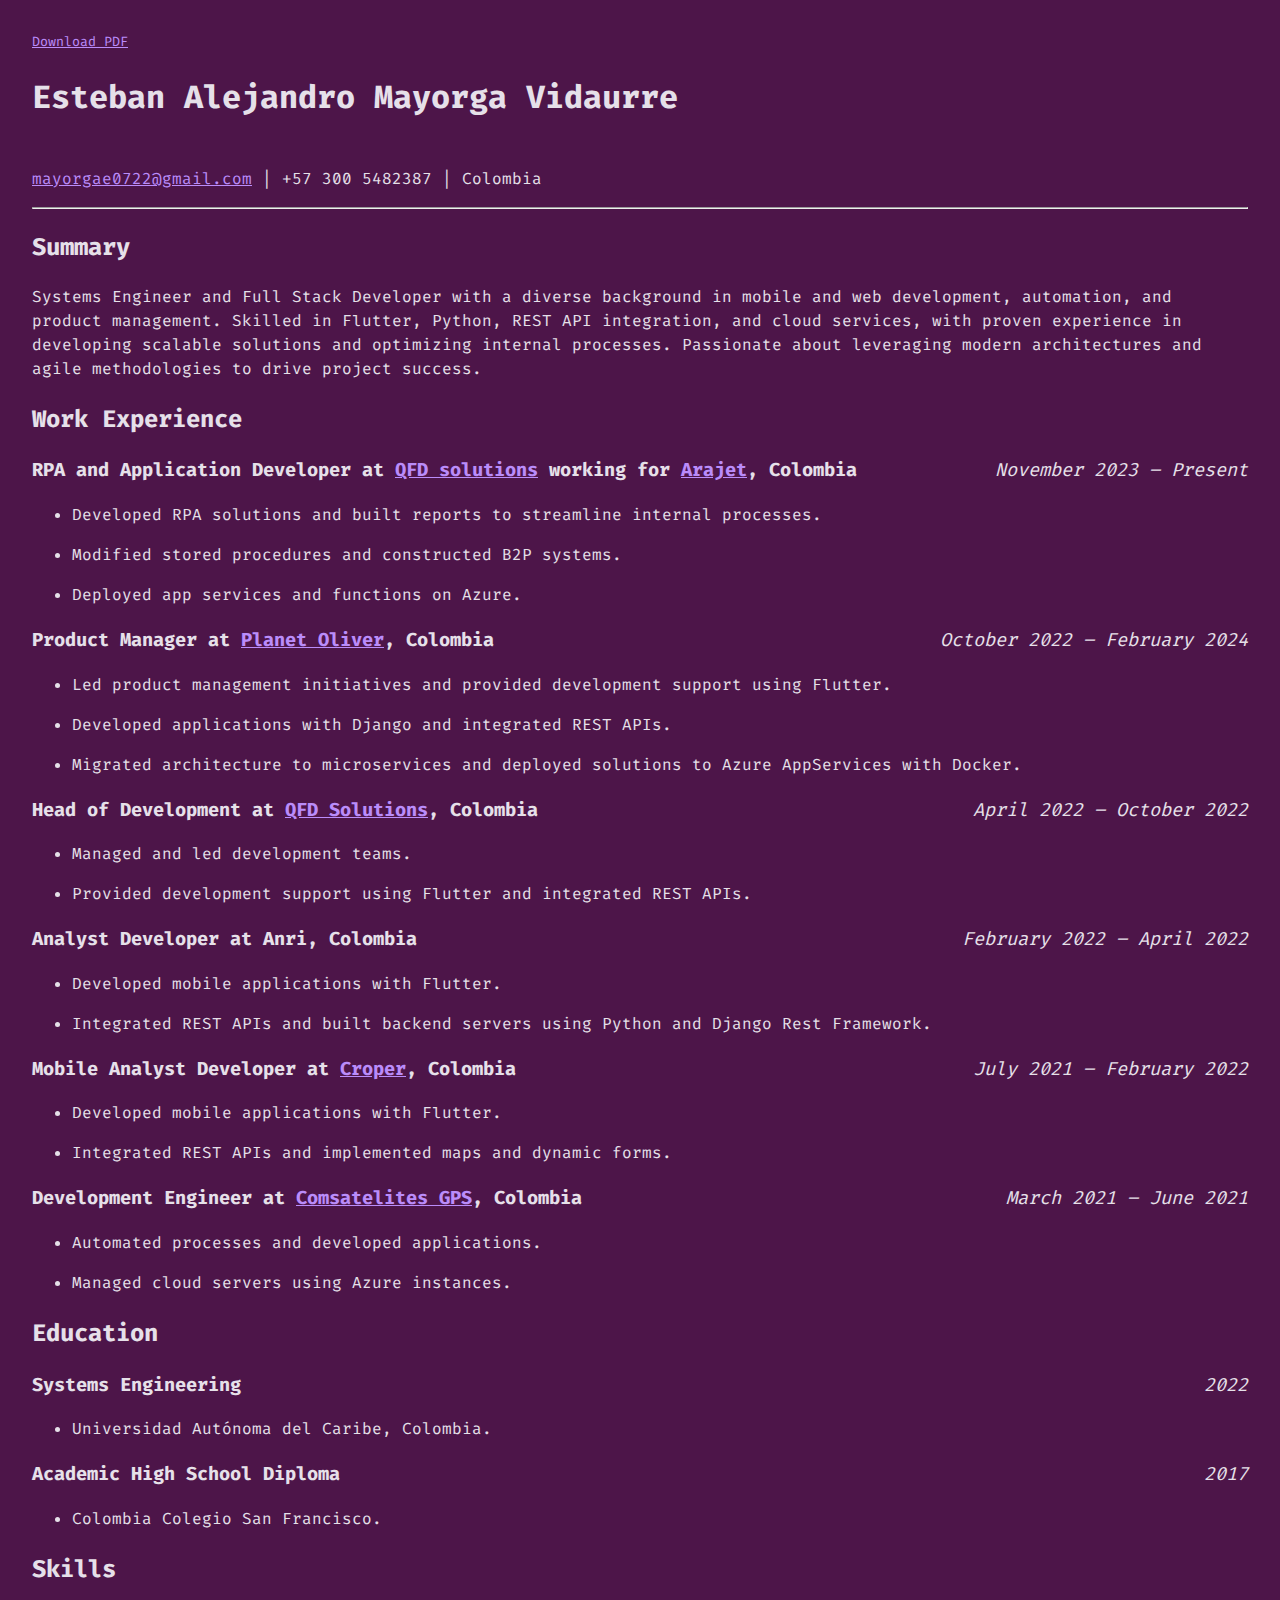
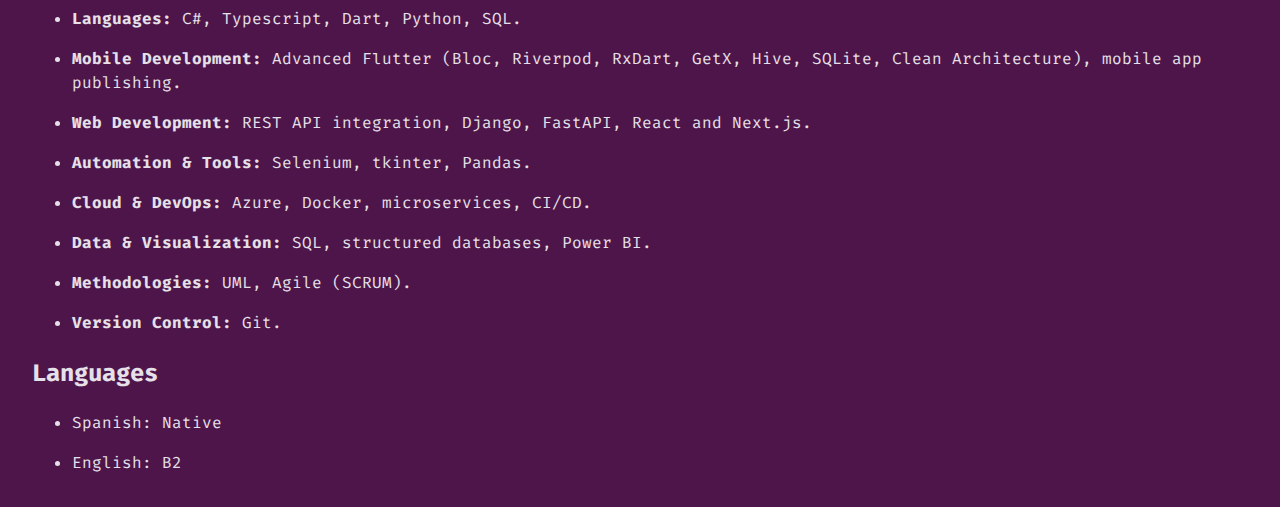
<file: index.html>
<head>
  <meta charset="utf-8">
  <title>Esteban Mayorga Vidaurre</title>
  <style>
    @import url('https://fonts.googleapis.com/css2?family=Fira+Code&display=swap');
    body {
      font-family: "Fira Code", serif;
      margin: 2rem;
      line-height: 1.5;
      background-color: #4d1549;
      color: #e6e0e9;
    }

    h3 em {
      float: right;
      font-weight: normal;
    }

    a {
      color: #ba8cfa
    }
  </style>
</head>
<body>
  <p>
    <small>
      <a href="https://raw.githubusercontent.com/elzawarudo/resume/refs/heads/main/resume.pdf" target="_blank">
        Download PDF
      </a>
    </small>
  </p>
  <section id="esteban-alejandro-mayorga-vidaurre"
  class="unnumbered center">
  <h1 class="unnumbered">Esteban Alejandro Mayorga Vidaurre</h1>
  <p><br />
  <a href="mailto:mayorgae0722@gmail.com">mayorgae0722@gmail.com</a> |
  +57 300 5482387 | Colombia</p>
  </section>
  <hr />
  <h2 class="unnumbered" id="summary">Summary</h2>
  <p>Systems Engineer and Full Stack Developer with a diverse background
  in mobile and web development, automation, and product management.
  Skilled in Flutter, Python, REST API integration, and cloud services,
  with proven experience in developing scalable solutions and optimizing
  internal processes. Passionate about leveraging modern architectures
  and agile methodologies to drive project success.</p>
  <h2 class="unnumbered" id="work-experience">Work Experience</h2>
  <h3 class="unnumbered"
  id="rpa-and-application-developer-at-qfd-solutions-working-for-arajet-colombia-november-2023-present">
  <strong>RPA and Application Developer</strong> at <a
  href="https://www.linkedin.com/company/qfdsolutions">QFD solutions</a>
  working for <a
  href="https://www.linkedin.com/company/arajet/">Arajet</a>, Colombia
  <em>November 2023 – Present</em> </h3>
  <ul>
  <li><p>Developed RPA solutions and built reports to streamline
  internal processes.</p></li>
  <li><p>Modified stored procedures and constructed B2P
  systems.</p></li>
  <li><p>Deployed app services and functions on Azure.</p></li>
  </ul>
  <h3 class="unnumbered"
  id="product-manager-at-planet-oliver-colombia-october-2022-february-2024">
  <strong>Product Manager</strong> at <a
  href="https://startupslatam.com/planet-oliver-la-startup-colombiana-que-con-tecnologia-elimina-el-desperdicio-de-comida-alcanza-los-12-mil-usuarios/">Planet
  Oliver</a>, Colombia <em>October 2022 – February 2024</em> </h3>
  <ul>
  <li><p>Led product management initiatives and provided development
  support using Flutter.</p></li>
  <li><p>Developed applications with Django and integrated REST
  APIs.</p></li>
  <li><p>Migrated architecture to microservices and deployed solutions
  to Azure AppServices with Docker.</p></li>
  </ul>
  <h3 class="unnumbered"
  id="head-of-development-at-qfd-solutions-colombia-april-2022-october-2022">
  <strong>Head of Development</strong> at <a
  href="https://www.linkedin.com/company/qfdsolutions/posts/?feedView=all">QFD
  Solutions</a>, Colombia <em>April 2022 – October 2022</em> </h3>
  <ul>
  <li><p>Managed and led development teams.</p></li>
  <li><p>Provided development support using Flutter and integrated REST
  APIs.</p></li>
  </ul>
  <h3 class="unnumbered"
  id="analyst-developer-at-anri-colombia-february-2022-april-2022">
  <strong>Analyst Developer</strong> at Anri, Colombia <em>February 2022
  – April 2022</em> </h3>
  <ul>
  <li><p>Developed mobile applications with Flutter.</p></li>
  <li><p>Integrated REST APIs and built backend servers using Python and
  Django Rest Framework.</p></li>
  </ul>
  <h3 class="unnumbered"
  id="mobile-analyst-developer-at-croper-colombia-july-2021-february-2022">
  <strong>Mobile Analyst Developer</strong> at <a
  href="https://www.linkedin.com/company/agrofuturo/posts/?feedView=all">Croper</a>,
  Colombia <em>July 2021 – February 2022</em> </h3>
  <ul>
  <li><p>Developed mobile applications with Flutter.</p></li>
  <li><p>Integrated REST APIs and implemented maps and dynamic
  forms.</p></li>
  </ul>
  <h3 class="unnumbered"
  id="development-engineer-at-comsatelites-gps-colombia-march-2021-june-2021">
  <strong>Development Engineer</strong> at <a
  href="https://www.linkedin.com/company/comsatech/">Comsatelites
  GPS</a>, Colombia <em>March 2021 – June 2021</em> </h3>
  <ul>
  <li><p>Automated processes and developed applications.</p></li>
  <li><p>Managed cloud servers using Azure instances.</p></li>
  </ul>
  <h2 class="unnumbered" id="education">Education</h2>
  <h3 class="unnumbered" id="systems-engineering-2022"><strong>Systems
  Engineering</strong> <em>2022</em></h3>
  <ul>
  <li><p>Universidad Autónoma del Caribe, Colombia.</p></li>
  </ul>
  <h3 class="unnumbered"
  id="academic-high-school-diploma-2017"><strong>Academic High School
  Diploma</strong> <em>2017</em></h3>
  <ul>
  <li><p>Colombia Colegio San Francisco.</p></li>
  </ul>
  <h2 class="unnumbered" id="skills">Skills</h2>
  <ul>
  <li><p><strong>Languages:</strong> C#, Typescript, Dart, Python,
  SQL.</p></li>
  <li><p><strong>Mobile Development:</strong> Advanced Flutter (Bloc,
  Riverpod, RxDart, GetX, Hive, SQLite, Clean Architecture), mobile app
  publishing.</p></li>
  <li><p><strong>Web Development:</strong> REST API integration, Django,
  FastAPI, React and Next.js.</p></li>
  <li><p><strong>Automation &amp; Tools:</strong> Selenium, tkinter,
  Pandas.</p></li>
  <li><p><strong>Cloud &amp; DevOps:</strong> Azure, Docker,
  microservices, CI/CD.</p></li>
  <li><p><strong>Data &amp; Visualization:</strong> SQL, structured
  databases, Power BI.</p></li>
  <li><p><strong>Methodologies:</strong> UML, Agile (SCRUM).</p></li>
  <li><p><strong>Version Control:</strong> Git.</p></li>
  </ul>
  <h2 class="unnumbered" id="languages">Languages</h2>
  <ul>
  <li><p>Spanish: Native</p></li>
  <li><p>English: B2</p></li>
  </ul>
</body>

<script>
    (function () {
      const anchors = document.getElementsByTagName('a');
      for (const link of anchors) {
        link.target = '_blank';
      }
    })();
</script>
</html>
</file>
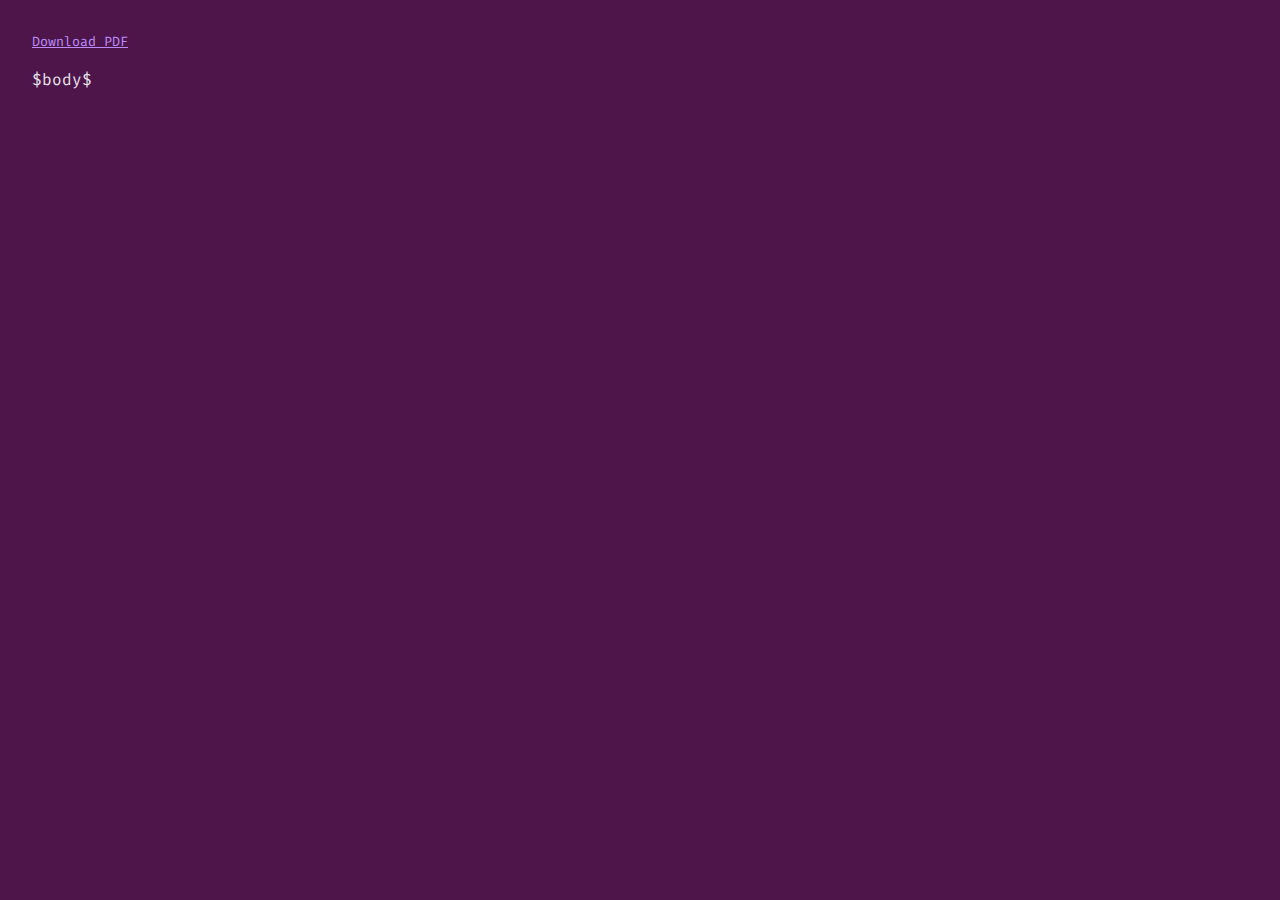
<file: template.html>
<head>
  <meta charset="utf-8">
  <title>Esteban Mayorga Vidaurre</title>
  <style>
    @import url('https://fonts.googleapis.com/css2?family=Fira+Code&display=swap');
    body {
      font-family: "Fira Code", serif;
      margin: 2rem;
      line-height: 1.5;
      background-color: #4d1549;
      color: #e6e0e9;
    }

    h3 em {
      float: right;
      font-weight: normal;
    }

    a {
      color: #ba8cfa
    }
  </style>
</head>
<body>
  <p>
    <small>
      <a href="https://raw.githubusercontent.com/elzawarudo/resume/refs/heads/main/resume.pdf" target="_blank">
        Download PDF
      </a>
    </small>
  </p>
  $body$
</body>

<script>
    (function () {
      const anchors = document.getElementsByTagName('a');
      for (const link of anchors) {
        link.target = '_blank';
      }
    })();
</script>
</html>
</file>
